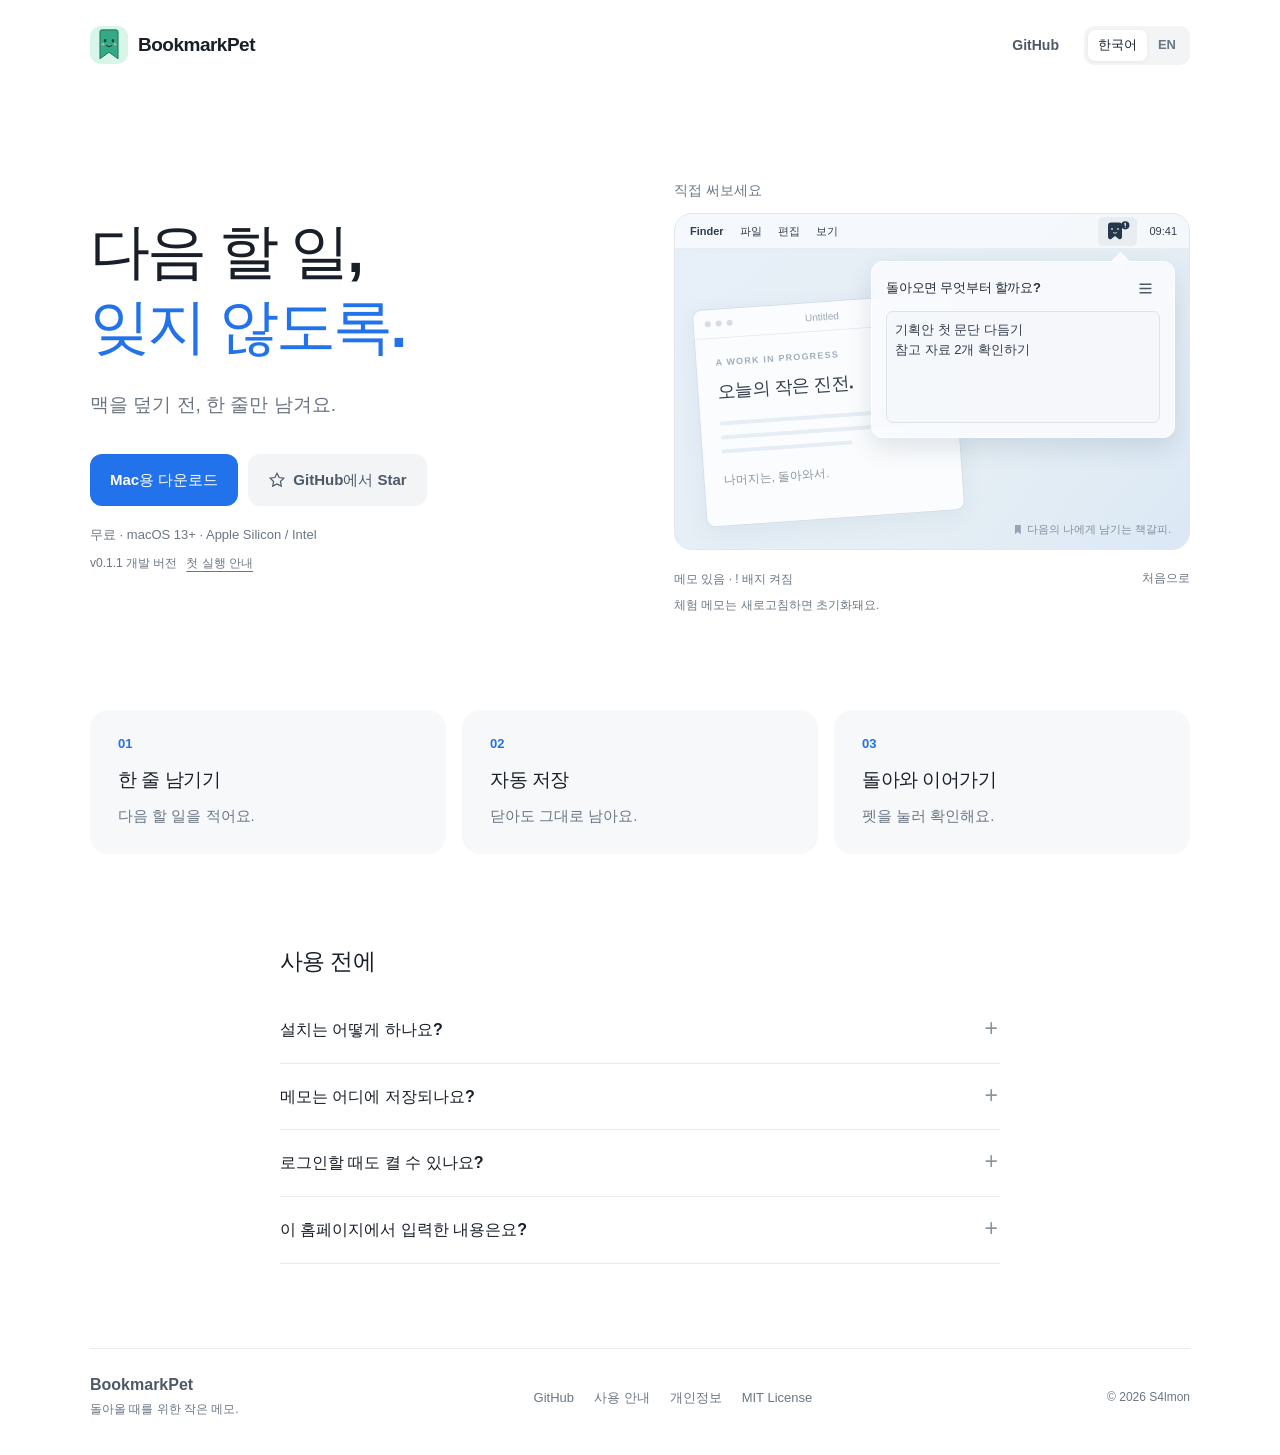
<file: docs/index.html>
<!doctype html>
<html lang="ko">
<head>
  <meta charset="utf-8">
  <meta name="viewport" content="width=device-width, initial-scale=1">
  <meta name="color-scheme" content="light">
  <title>BookmarkPet — 다음 할 일을 잊지 않도록</title>
  <meta name="description" content="맥을 덮기 전, 한 줄만 남겨요. 다음 할 일을 기억하는 작은 macOS 메뉴바 앱. 무료·오픈소스.">
  <meta name="theme-color" content="#ffffff">
  <meta property="og:type" content="website">
  <meta property="og:title" content="BookmarkPet — 다음 할 일을 잊지 않도록">
  <meta property="og:description" content="맥을 덮기 전, 한 줄만 남겨요. 작은 macOS 메뉴바 메모 앱.">
  <meta property="og:url" content="https://s4lmon-sh.github.io/BookmarkPet/">
  <meta property="og:locale" content="ko_KR">
  <link rel="canonical" href="https://s4lmon-sh.github.io/BookmarkPet/">
  <link rel="alternate" hreflang="ko" href="https://s4lmon-sh.github.io/BookmarkPet/">
  <link rel="alternate" hreflang="en" href="https://s4lmon-sh.github.io/BookmarkPet/en/">
  <link rel="icon" type="image/svg+xml" href="assets/bookmarkpet.svg">
  <link rel="stylesheet" href="assets/styles.css">
  <script src="assets/app.js" defer></script>
</head>
<body>
  <a class="skip-link" href="#main" data-copy="skip">본문으로 건너뛰기</a>
  <header class="site-header wrap">
    <a class="brand" href="./" aria-label="BookmarkPet home">
      <img src="assets/bookmarkpet.svg" width="38" height="38" alt="">
      <span>BookmarkPet</span>
    </a>
    <nav aria-label="Main navigation">
      <a class="nav-source" href="https://github.com/S4lmon-SH/BookmarkPet" target="_blank" rel="noopener noreferrer">GitHub</a>
      <div class="language-switch" aria-label="Language">
        <a href="./" lang="ko" aria-current="page" data-language="ko">한국어</a>
        <a href="en/" lang="en" data-language="en">EN</a>
      </div>
    </nav>
  </header>

  <main id="main">
    <section class="hero wrap" aria-labelledby="hero-title">
      <div class="hero-copy">
        <h1 id="hero-title"><span data-copy="hero1">다음 할 일,</span><br><span class="accent-text" data-copy="hero2">잊지 않도록.</span></h1>
        <p class="hero-description" data-copy="heroDescription">맥을 덮기 전, 한 줄만 남겨요.</p>
        <div class="hero-actions">
          <a class="button primary" href="https://github.com/S4lmon-SH/BookmarkPet/releases/download/v0.1.1/BookmarkPet-0.1.1-universal.zip" data-copy="download">Mac용 다운로드</a>
          <a class="button secondary" href="https://github.com/S4lmon-SH/BookmarkPet" target="_blank" rel="noopener noreferrer"><svg width="18" height="18" viewBox="0 0 24 24" fill="none" stroke="currentColor" stroke-width="1.6" aria-hidden="true"><path d="m12 3 2.8 5.7 6.3.9-4.5 4.4 1.1 6.2-5.7-3-5.7 3 1.1-6.2-4.5-4.4 6.3-.9Z"/></svg><span data-copy="star">GitHub에서 Star</span></a>
        </div>
        <p class="requirements" data-copy="requirements">무료 · macOS 13+ · Apple Silicon / Intel</p>
        <p class="preview-note"><span data-copy="previewNote">v0.1.1 개발 버전</span> <a href="#install" data-copy="installHelp" data-open-install>첫 실행 안내</a></p>
      </div>

      <div class="demo-column">
        <div class="demo-label"><span data-copy="tryLabel">직접 써보세요</span></div>
        <div class="mac-demo" id="mac-demo">
          <div class="mac-menubar">
            <div class="mac-menu-left" aria-hidden="true"><span class="finder-word">Finder</span><span>파일</span><span>편집</span><span>보기</span></div>
            <div class="mac-menu-right">
              <button class="pet-toggle has-note" id="pet-toggle" type="button" aria-label="메모 열기 또는 닫기" aria-expanded="true" aria-controls="demo-popover">
                <svg class="status-pet" width="27" height="20" viewBox="0 0 27 20" aria-hidden="true">
                  <defs>
                    <mask id="pet-face"><rect width="27" height="20" fill="white"/><g fill="black"><path d="M6 1 11 5.1 16 1Z"/><ellipse cx="8.025" cy="12.1" rx=".825" ry="1"/><ellipse cx="13.975" cy="12.1" rx=".825" ry="1"/><path d="M9.1 8.6C10 7.6 12 7.6 12.9 8.6" fill="none" stroke="black" stroke-width=".9"/></g></mask>
                    <mask id="badge-face"><rect width="27" height="20" fill="white"/><g transform="translate(0 20) scale(1 -1)" fill="black"><rect x="20.6" y="15" width="1.35" height="3.3" rx=".6"/><circle cx="21.275" cy="13.925" r=".625"/></g></mask>
                  </defs>
                  <g transform="translate(0 20) scale(1 -1)"><rect x="4" y="1.5" width="14" height="17" rx="3" fill="currentColor" mask="url(#pet-face)"/></g>
                  <g id="memo-badge" mask="url(#badge-face)"><circle cx="21.3" cy="4.3" r="4.1" fill="currentColor"/></g>
                </svg>
              </button>
              <span class="mac-clock" aria-hidden="true">09:41</span>
            </div>
          </div>
          <div class="desktop-paper" aria-hidden="true">
            <div class="paper-toolbar"><span></span><span></span><span></span><em>Untitled</em></div>
            <div class="paper-content"><p class="paper-kicker">A WORK IN PROGRESS</p><p class="paper-title" data-copy="paperTitle">오늘의 작은 진전.</p><span class="paper-line long"></span><span class="paper-line"></span><span class="paper-line short"></span><p class="paper-signoff" data-copy="paperSignoff">나머지는, 돌아와서.</p></div>
          </div>
          <div class="demo-popover" id="demo-popover" role="region" aria-labelledby="demo-prompt">
            <div class="popover-heading"><h2 id="demo-prompt">돌아오면 무엇부터 할까요?</h2><button id="settings-toggle" class="settings-toggle" type="button" aria-label="메모 및 설정" aria-expanded="false" aria-controls="demo-settings"><svg width="17" height="17" viewBox="0 0 20 20" stroke="currentColor" stroke-width="1.6" aria-hidden="true"><path d="M3 5h14M3 10h14M3 15h14"/></svg></button></div>
            <label class="visually-hidden" for="demo-note" data-copy="noteLabel">다음 할 일 메모 체험</label>
            <textarea id="demo-note" rows="4" spellcheck="false">기획안 첫 문단 다듬기
참고 자료 2개 확인하기</textarea>
            <div class="demo-settings" id="demo-settings" role="group" aria-label="메모 설정" hidden><button id="clear-note" type="button">메모 비우기</button><button id="undo-clear" type="button" disabled>되돌리기</button></div>
          </div>
          <div class="desktop-caption"><span class="caption-bookmark" aria-hidden="true"></span><span data-copy="desktopCaption">다음의 나에게 남기는 책갈피.</span></div>
        </div>
        <div class="demo-footer"><p id="demo-state" aria-live="polite">메모 있음 · ! 배지 켜짐</p><button id="reset-demo" type="button" data-copy="resetDemo">처음으로</button></div>
        <p class="demo-disclaimer" data-copy="demoDisclaimer">체험 메모는 새로고침하면 초기화돼요.</p>
        <noscript><p class="demo-disclaimer" data-copy="noScript">직접 체험하려면 JavaScript를 켜주세요.</p></noscript>
      </div>
    </section>

    <section class="how-section wrap" id="how" aria-labelledby="how-title">
      <h2 id="how-title" class="visually-hidden" data-copy="howTitle">사용 방법</h2>
      <ol class="steps">
        <li><span class="step-number" aria-hidden="true">01</span><h3 data-copy="step1Title">한 줄 남기기</h3><p data-copy="step1Body">다음 할 일을 적어요.</p></li>
        <li><span class="step-number" aria-hidden="true">02</span><h3 data-copy="step2Title">자동 저장</h3><p data-copy="step2Body">닫아도 그대로 남아요.</p></li>
        <li><span class="step-number" aria-hidden="true">03</span><h3 data-copy="step3Title">돌아와 이어가기</h3><p data-copy="step3Body">펫을 눌러 확인해요.</p></li>
      </ol>
    </section>

    <section class="faq-section wrap" aria-labelledby="faq-title">
      <h2 id="faq-title" data-copy="faqTitle">사용 전에</h2>
      <div class="faq-list">
        <details id="install"><summary data-copy="installQuestion">설치는 어떻게 하나요?</summary><div class="faq-answer"><ol><li data-copy="install1">ZIP 파일을 내려받아 압축을 풀어요.</li><li data-copy="install2">BookmarkPet.app을 응용 프로그램 폴더로 옮기고 실행해요.</li><li data-copy="install3">메뉴바에서 책갈피 펫을 찾아 눌러요.</li></ol><p data-copy="installWarning">현재는 Apple 공증과 Developer ID 서명이 없는 개발 버전이에요. macOS가 차단하면 다운로드를 신뢰하는 경우에 한해 시스템 설정 → 개인정보 보호 및 보안 → 그래도 열기를 확인해주세요. 관리되는 Mac에서는 허용되지 않을 수 있어요.</p><p><a href="https://support.apple.com/ko-kr/102445" data-apple-link data-copy="appleHelp">Apple의 첫 실행 안내</a><span class="link-divider" aria-hidden="true">·</span><a href="https://github.com/S4lmon-SH/BookmarkPet/blob/main/README.ko.md#소스에서-빌드하기" data-readme-link data-copy="buildYourself">직접 빌드하기</a></p></div></details>
        <details><summary data-copy="storageQuestion">메모는 어디에 저장되나요?</summary><div class="faq-answer"><p data-copy="storageBody">내 Mac에 일반 텍스트 파일로 저장해요. 계정이나 클라우드 전송은 없어요. 파일 자체는 암호화하지 않으며 앱을 삭제해도 남아 있어요.</p><code class="storage-path">~/Library/Application Support/BookmarkPet/memo.txt</code><p data-copy="undoBody">☰ 메뉴에서 비우기와 되돌리기를 할 수 있어요. 되돌리기는 다음 입력이나 앱 종료 전까지 가능해요.</p></div></details>
        <details><summary data-copy="loginQuestion">로그인할 때도 켤 수 있나요?</summary><div class="faq-answer"><p data-copy="loginBody">앱을 응용 프로그램 폴더에 둔 뒤 ☰ → 로그인 시 실행을 켜주세요. 시스템 승인이 필요하면 메뉴에 안내가 나타나요.</p><p data-copy="loginLimitation">실제 재로그인·재부팅, Intel Mac·macOS 13에서의 실행은 아직 직접 검증하지 않았어요.</p><p><a href="https://github.com/S4lmon-SH/BookmarkPet/blob/main/docs/VERIFICATION.md" data-copy="verification">검증 결과</a></p></div></details>
        <details id="site-privacy"><summary data-copy="websitePrivacyQuestion">이 홈페이지에서 입력한 내용은요?</summary><div class="faq-answer"><p data-copy="websitePrivacyBody">체험 메모는 현재 페이지의 메모리에만 있어요. 서버로 보내거나 브라우저에 저장하지 않아요. 새로고침·언어 전환 시 초기화돼요. 별도의 분석·광고 도구도 사용하지 않아요.</p><p><span data-copy="hostingPrivacy">호스팅 서비스인 GitHub Pages는 보안 목적으로 방문 IP를 기록할 수 있어요.</span> <a href="https://docs.github.com/en/pages/getting-started-with-github-pages/what-is-github-pages#data-collection" data-copy="hostingPolicy">자세히</a></p></div></details>
      </div>
    </section>
  </main>
  <footer class="site-footer wrap"><div><a class="footer-brand" href="./">BookmarkPet</a><p class="footer-tagline" data-copy="footerTagline">돌아올 때를 위한 작은 메모.</p></div><div class="footer-links"><a href="https://github.com/S4lmon-SH/BookmarkPet" target="_blank" rel="noopener noreferrer">GitHub</a><a href="https://github.com/S4lmon-SH/BookmarkPet/blob/main/README.ko.md" data-readme-link data-copy="readme">사용 안내</a><a href="#site-privacy" data-open-privacy data-copy="privacy">개인정보</a><a href="https://github.com/S4lmon-SH/BookmarkPet/blob/main/LICENSE">MIT License</a></div><p class="footer-credit">© 2026 <a href="https://github.com/S4lmon-SH">S4lmon</a></p></footer>
</body>
</html>
</file>
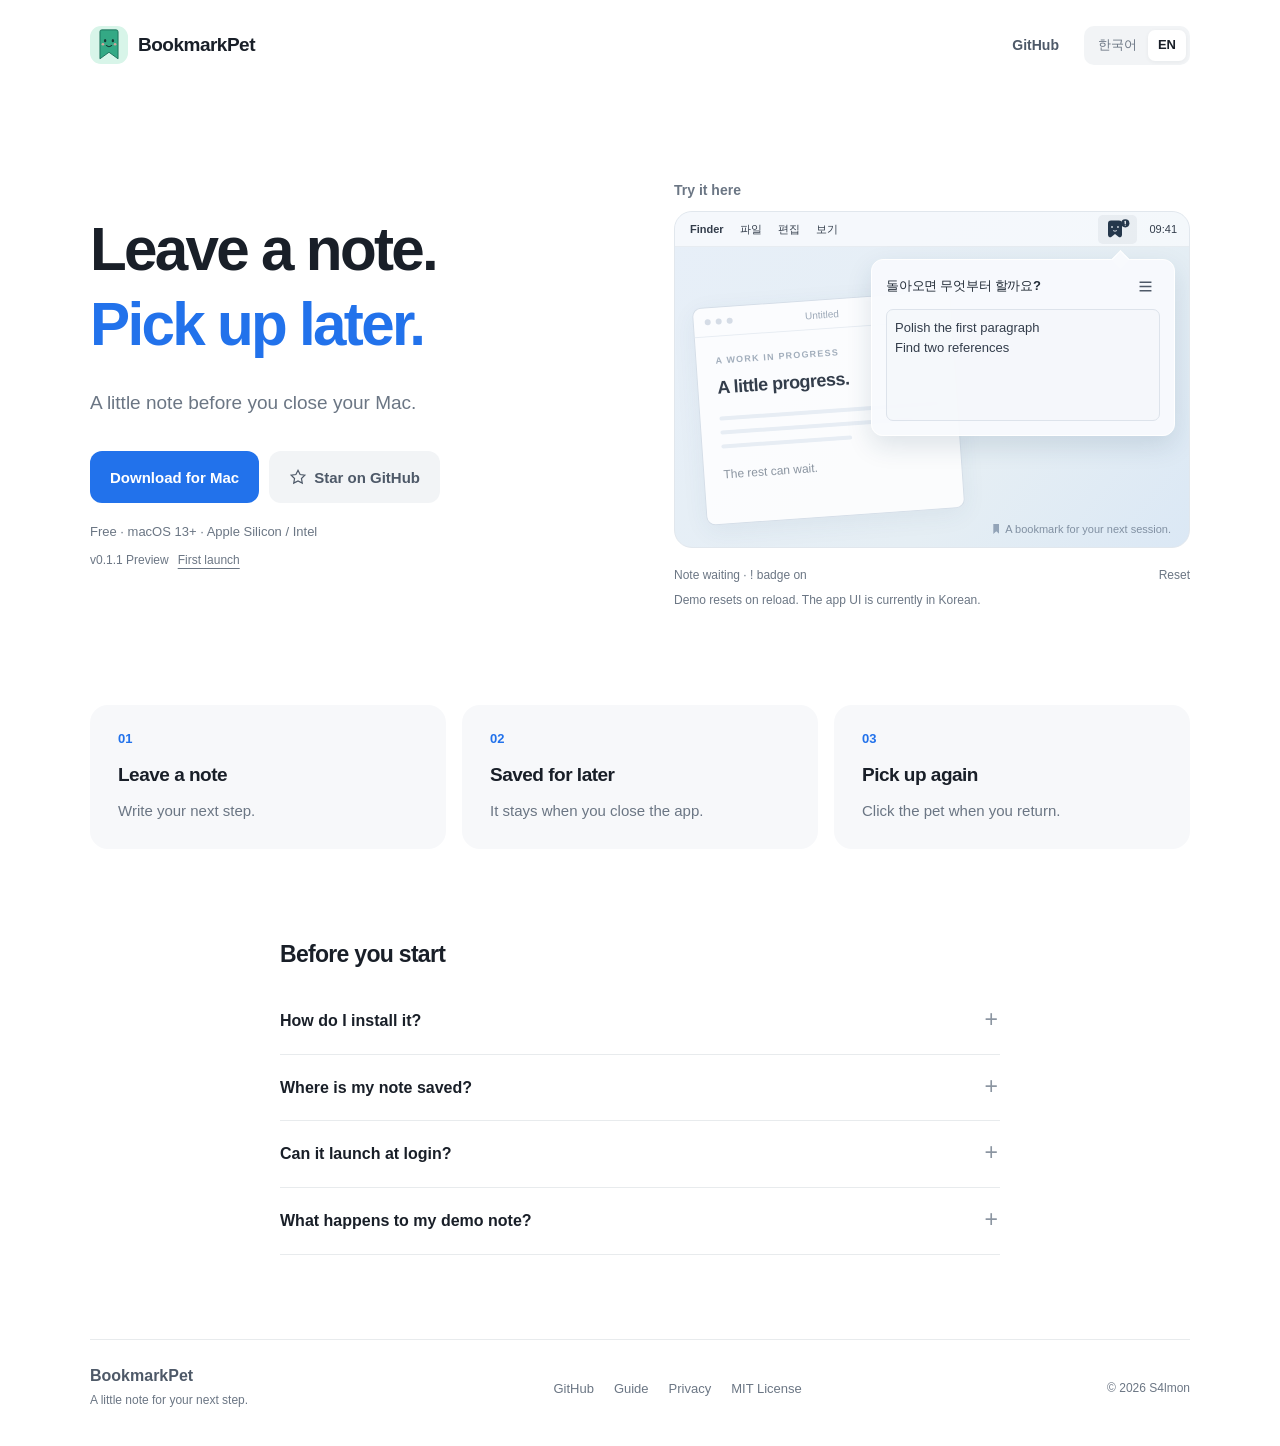
<file: docs/en/index.html>
<!doctype html>
<html lang="en">
<head>
  <meta charset="utf-8">
  <meta name="viewport" content="width=device-width, initial-scale=1">
  <meta name="color-scheme" content="light">
  <title>BookmarkPet — A little note for your next step</title>
  <meta name="description" content="Leave a note before you close your Mac. A tiny macOS menu bar companion that remembers your next step. Free and open source.">
  <meta name="theme-color" content="#ffffff">
  <meta property="og:type" content="website">
  <meta property="og:title" content="BookmarkPet — A little note for your next step">
  <meta property="og:description" content="Leave a note before you close your Mac. A tiny macOS menu bar companion that remembers your next step. Free and open source.">
  <meta property="og:url" content="https://s4lmon-sh.github.io/BookmarkPet/en/">
  <meta property="og:locale" content="en_US">
  <link rel="canonical" href="https://s4lmon-sh.github.io/BookmarkPet/en/">
  <link rel="alternate" hreflang="ko" href="https://s4lmon-sh.github.io/BookmarkPet/">
  <link rel="alternate" hreflang="en" href="https://s4lmon-sh.github.io/BookmarkPet/en/">
  <link rel="icon" type="image/svg+xml" href="../assets/bookmarkpet.svg">
  <link rel="stylesheet" href="../assets/styles.css">
  <script src="../assets/app.js" defer></script>
</head>
<body>
  <a class="skip-link" href="#main" data-copy="skip">Skip to content</a>
  <header class="site-header wrap">
    <a class="brand" href="./" aria-label="BookmarkPet home">
      <img src="../assets/bookmarkpet.svg" width="38" height="38" alt="">
      <span>BookmarkPet</span>
    </a>
    <nav aria-label="Main navigation">
      <a class="nav-source" href="https://github.com/S4lmon-SH/BookmarkPet" target="_blank" rel="noopener noreferrer">GitHub</a>
      <div class="language-switch" aria-label="Language">
        <a href="../" lang="ko" data-language="ko">한국어</a>
        <a href="./" lang="en" aria-current="page" data-language="en">EN</a>
      </div>
    </nav>
  </header>

  <main id="main">
    <section class="hero wrap" aria-labelledby="hero-title">
      <div class="hero-copy">
        <h1 id="hero-title"><span data-copy="hero1">Leave a note.</span><br><span class="accent-text" data-copy="hero2">Pick up later.</span></h1>
        <p class="hero-description" data-copy="heroDescription">A little note before you close your Mac.</p>
        <div class="hero-actions">
          <a class="button primary" href="https://github.com/S4lmon-SH/BookmarkPet/releases/download/v0.1.1/BookmarkPet-0.1.1-universal.zip" data-copy="download">Download for Mac</a>
          <a class="button secondary" href="https://github.com/S4lmon-SH/BookmarkPet" target="_blank" rel="noopener noreferrer"><svg width="18" height="18" viewBox="0 0 24 24" fill="none" stroke="currentColor" stroke-width="1.6" aria-hidden="true"><path d="m12 3 2.8 5.7 6.3.9-4.5 4.4 1.1 6.2-5.7-3-5.7 3 1.1-6.2-4.5-4.4 6.3-.9Z"/></svg><span data-copy="star">Star on GitHub</span></a>
        </div>
        <p class="requirements" data-copy="requirements">Free · macOS 13+ · Apple Silicon / Intel</p>
        <p class="preview-note"><span data-copy="previewNote">v0.1.1 Preview</span> <a href="#install" data-copy="installHelp" data-open-install>First launch</a></p>
      </div>

      <div class="demo-column">
        <div class="demo-label"><span data-copy="tryLabel">Try it here</span></div>
        <div class="mac-demo" id="mac-demo">
          <div class="mac-menubar">
            <div class="mac-menu-left" aria-hidden="true"><span class="finder-word">Finder</span><span>파일</span><span>편집</span><span>보기</span></div>
            <div class="mac-menu-right">
              <button class="pet-toggle has-note" id="pet-toggle" type="button" aria-label="메모 열기 또는 닫기" aria-expanded="true" aria-controls="demo-popover">
                <svg class="status-pet" width="27" height="20" viewBox="0 0 27 20" aria-hidden="true">
                  <defs>
                    <mask id="pet-face"><rect width="27" height="20" fill="white"/><g fill="black"><path d="M6 1 11 5.1 16 1Z"/><ellipse cx="8.025" cy="12.1" rx=".825" ry="1"/><ellipse cx="13.975" cy="12.1" rx=".825" ry="1"/><path d="M9.1 8.6C10 7.6 12 7.6 12.9 8.6" fill="none" stroke="black" stroke-width=".9"/></g></mask>
                    <mask id="badge-face"><rect width="27" height="20" fill="white"/><g transform="translate(0 20) scale(1 -1)" fill="black"><rect x="20.6" y="15" width="1.35" height="3.3" rx=".6"/><circle cx="21.275" cy="13.925" r=".625"/></g></mask>
                  </defs>
                  <g transform="translate(0 20) scale(1 -1)"><rect x="4" y="1.5" width="14" height="17" rx="3" fill="currentColor" mask="url(#pet-face)"/></g>
                  <g id="memo-badge" mask="url(#badge-face)"><circle cx="21.3" cy="4.3" r="4.1" fill="currentColor"/></g>
                </svg>
              </button>
              <span class="mac-clock" aria-hidden="true">09:41</span>
            </div>
          </div>
          <div class="desktop-paper" aria-hidden="true">
            <div class="paper-toolbar"><span></span><span></span><span></span><em>Untitled</em></div>
            <div class="paper-content"><p class="paper-kicker">A WORK IN PROGRESS</p><p class="paper-title" data-copy="paperTitle">A little progress.</p><span class="paper-line long"></span><span class="paper-line"></span><span class="paper-line short"></span><p class="paper-signoff" data-copy="paperSignoff">The rest can wait.</p></div>
          </div>
          <div class="demo-popover" id="demo-popover" role="region" aria-labelledby="demo-prompt">
            <div class="popover-heading"><h2 id="demo-prompt">돌아오면 무엇부터 할까요?</h2><button id="settings-toggle" class="settings-toggle" type="button" aria-label="메모 및 설정" aria-expanded="false" aria-controls="demo-settings"><svg width="17" height="17" viewBox="0 0 20 20" stroke="currentColor" stroke-width="1.6" aria-hidden="true"><path d="M3 5h14M3 10h14M3 15h14"/></svg></button></div>
            <label class="visually-hidden" for="demo-note" data-copy="noteLabel">Try writing your next step</label>
            <textarea id="demo-note" rows="4" spellcheck="false">Polish the first paragraph
Find two references</textarea>
            <div class="demo-settings" id="demo-settings" role="group" aria-label="메모 설정" hidden><button id="clear-note" type="button">메모 비우기</button><button id="undo-clear" type="button" disabled>되돌리기</button></div>
          </div>
          <div class="desktop-caption"><span class="caption-bookmark" aria-hidden="true"></span><span data-copy="desktopCaption">A bookmark for your next session.</span></div>
        </div>
        <div class="demo-footer"><p id="demo-state" aria-live="polite">Note waiting · ! badge on</p><button id="reset-demo" type="button" data-copy="resetDemo">Reset</button></div>
        <p class="demo-disclaimer" data-copy="demoDisclaimer">Demo resets on reload. The app UI is currently in Korean.</p>
        <noscript><p class="demo-disclaimer" data-copy="noScript">Enable JavaScript to try the demo.</p></noscript>
      </div>
    </section>

    <section class="how-section wrap" id="how" aria-labelledby="how-title">
      <h2 id="how-title" class="visually-hidden" data-copy="howTitle">How it works</h2>
      <ol class="steps">
        <li><span class="step-number" aria-hidden="true">01</span><h3 data-copy="step1Title">Leave a note</h3><p data-copy="step1Body">Write your next step.</p></li>
        <li><span class="step-number" aria-hidden="true">02</span><h3 data-copy="step2Title">Saved for later</h3><p data-copy="step2Body">It stays when you close the app.</p></li>
        <li><span class="step-number" aria-hidden="true">03</span><h3 data-copy="step3Title">Pick up again</h3><p data-copy="step3Body">Click the pet when you return.</p></li>
      </ol>
    </section>

    <section class="faq-section wrap" aria-labelledby="faq-title">
      <h2 id="faq-title" data-copy="faqTitle">Before you start</h2>
      <div class="faq-list">
        <details id="install"><summary data-copy="installQuestion">How do I install it?</summary><div class="faq-answer"><ol><li data-copy="install1">Download and unzip the archive.</li><li data-copy="install2">Move BookmarkPet.app into your Applications folder and open it.</li><li data-copy="install3">Find the bookmark pet in your menu bar and click it.</li></ol><p data-copy="installWarning">This preview has no Developer ID signature or Apple notarization. macOS may block it. If you trust the download, try opening it once, then check System Settings → Privacy &amp; Security → Open Anyway. Managed Macs may not allow this.</p><p><a href="https://support.apple.com/en-us/102445" data-apple-link data-copy="appleHelp">Apple’s first-launch instructions</a><span class="link-divider" aria-hidden="true">·</span><a href="https://github.com/S4lmon-SH/BookmarkPet/blob/main/README.md#build-from-source" data-readme-link data-copy="buildYourself">Build from source</a></p></div></details>
        <details><summary data-copy="storageQuestion">Where is my note saved?</summary><div class="faq-answer"><p data-copy="storageBody">In a plain text file on your Mac. No account or cloud transfer. The file is not encrypted by BookmarkPet and remains after you delete the app.</p><code class="storage-path">~/Library/Application Support/BookmarkPet/memo.txt</code><p data-copy="undoBody">Use the ☰ menu to clear the note or undo the latest clear. Clear undo is available until your next edit or app exit.</p></div></details>
        <details><summary data-copy="loginQuestion">Can it launch at login?</summary><div class="faq-answer"><p data-copy="loginBody">Keep the app in your Applications folder, then turn on 로그인 시 실행 (Launch at login) in the ☰ menu. The menu explains when system approval is needed.</p><p data-copy="loginLimitation">Actual reboot/login, Intel Mac, and macOS 13 execution have not yet been verified.</p><p><a href="https://github.com/S4lmon-SH/BookmarkPet/blob/main/docs/VERIFICATION.md" data-copy="verification">Verification results</a></p></div></details>
        <details id="site-privacy"><summary data-copy="websitePrivacyQuestion">What happens to my demo note?</summary><div class="faq-answer"><p data-copy="websitePrivacyBody">It stays only in this page’s memory. It is not sent to a server or saved in browser storage. Reloading or switching languages resets it. This website uses no analytics or advertising tools.</p><p><span data-copy="hostingPrivacy">GitHub Pages, our hosting provider, may log visitor IP addresses for security.</span> <a href="https://docs.github.com/en/pages/getting-started-with-github-pages/what-is-github-pages#data-collection" data-copy="hostingPolicy">Learn more</a></p></div></details>
      </div>
    </section>
  </main>
  <footer class="site-footer wrap"><div><a class="footer-brand" href="./">BookmarkPet</a><p class="footer-tagline" data-copy="footerTagline">A little note for your next step.</p></div><div class="footer-links"><a href="https://github.com/S4lmon-SH/BookmarkPet" target="_blank" rel="noopener noreferrer">GitHub</a><a href="https://github.com/S4lmon-SH/BookmarkPet/blob/main/README.md" data-readme-link data-copy="readme">Guide</a><a href="#site-privacy" data-open-privacy data-copy="privacy">Privacy</a><a href="https://github.com/S4lmon-SH/BookmarkPet/blob/main/LICENSE">MIT License</a></div><p class="footer-credit">© 2026 <a href="https://github.com/S4lmon-SH">S4lmon</a></p></footer>
</body>
</html>
</file>
<file: docs/assets/styles.css>
:root{color-scheme:light;--bg:#fff;--surface:#f2f4f6;--ink:#191f28;--muted:#6b7684;--blue:#2272eb;--line:#e8ebed;--focus:#2272eb;font-family:-apple-system,BlinkMacSystemFont,"Segoe UI",sans-serif;font-synthesis:none}
*{box-sizing:border-box}html{scroll-behavior:smooth;scroll-padding-top:28px}body{margin:0;background:var(--bg);color:var(--ink);-webkit-font-smoothing:antialiased}button,textarea{font:inherit}button,a,textarea{-webkit-tap-highlight-color:transparent}a{color:inherit;text-underline-offset:4px}button{color:inherit;cursor:pointer}button:disabled{cursor:default}button:focus-visible,a:focus-visible,textarea:focus-visible,summary:focus-visible{outline:3px solid var(--focus);outline-offset:4px}button,a{touch-action:manipulation}svg{display:block;flex-shrink:0}img{max-width:100%;height:auto}[hidden]{display:none!important}.wrap{width:min(1100px,calc(100% - 80px));margin-inline:auto}.visually-hidden{position:absolute;width:1px;height:1px;padding:0;overflow:hidden;clip:rect(0,0,0,0);white-space:nowrap;border:0}.skip-link{position:fixed;top:12px;left:12px;z-index:100;padding:12px;border-radius:10px;background:var(--surface);transform:translateY(-160%)}.skip-link:focus{transform:none}
.site-header{display:flex;align-items:center;justify-content:space-between;min-height:90px;gap:20px}.brand{display:flex;align-items:center;gap:10px;text-decoration:none;font-size:19px;font-weight:720;letter-spacing:-.5px}.brand img{border-radius:11px}.site-header nav{display:flex;align-items:center;gap:25px;font-size:14px;font-weight:550}.nav-source{color:#4e5968;text-decoration:none}.nav-source:hover{color:var(--blue)}.language-switch{display:flex;padding:4px;border-radius:10px;gap:1px;background:var(--surface)}.language-switch a{display:inline-flex;align-items:center;justify-content:center;min-height:31px;padding:5px 10px;border-radius:7px;text-decoration:none;line-height:1.2;font-size:13px;color:var(--muted)}.language-switch [aria-current=page]{background:#fff;color:var(--ink);box-shadow:0 1px 4px #191f280d}
.hero{display:grid;grid-template-columns:1fr 1fr;align-items:center;gap:68px;padding-block:92px 95px}.hero-copy{padding-bottom:10px}h1{font-size:clamp(43px,4.7vw,64px);line-height:1.25;letter-spacing:-2.7px;font-weight:720;margin:0 0 25px;word-break:keep-all}.accent-text{color:var(--blue)}.hero-description{font-size:19px;line-height:1.7;color:var(--muted);margin:0 0 32px;word-break:keep-all}.hero-actions{display:flex;align-items:center;gap:10px;flex-wrap:wrap}.button{display:inline-flex;align-items:center;justify-content:center;gap:7px;min-height:52px;padding:14px 20px;border:0;border-radius:12px;text-decoration:none;font-size:15px;line-height:1.4;font-weight:620;transition:background .16s}.primary{background:var(--blue);color:#fff}.primary:hover{background:#1c64d4}.secondary{background:var(--surface);color:#4e5968}.secondary:hover{background:#e8ebed}.requirements{font-size:13px;color:var(--muted);line-height:1.7;margin:18px 0 0}.preview-note{display:flex;gap:9px;flex-wrap:wrap;font-size:12px;color:var(--muted);line-height:1.7;margin:7px 0 0}.preview-note a{white-space:nowrap}.demo-column{min-width:0}.demo-label{font-size:14px;font-weight:550;margin-bottom:13px;color:var(--muted)}
.mac-demo{position:relative;isolation:isolate;height:337px;overflow:hidden;border:1px solid #e1e7ed;border-radius:18px;background:linear-gradient(130deg,#e7eff8,#e5eef4 65%,#dbe8f5);color:#333d4b}.mac-menubar{height:35px;display:flex;align-items:center;justify-content:space-between;padding-inline:15px 12px;background:#f7fafddd;border-bottom:1px solid #1a3c5910;position:relative;z-index:3}.mac-menu-left{display:flex;align-items:center;gap:16px;font-size:11px}.finder-word{font-weight:650}.mac-menu-right{display:flex;gap:12px;align-items:center;font-size:11px}.pet-toggle{height:29px;width:39px;display:grid;place-items:center;padding:0;border:0;border-radius:5px;background:none;color:#25374b}.pet-toggle:hover,.pet-toggle[aria-expanded=true]{background:#2e425b10}.mac-clock{font-variant-numeric:tabular-nums}.status-pet{overflow:visible}.has-note #memo-badge{animation:badge-arrive .18s ease-out}.desktop-paper{position:absolute;left:24px;bottom:30px;width:259px;max-width:70%;height:218px;border:1px solid #d5dee8;border-radius:9px;background:#ffffffd9;box-shadow:0 6px 24px #324d6810;transform:rotate(-4deg)}.paper-toolbar{display:flex;align-items:center;gap:5px;height:29px;padding:0 11px;border-bottom:1px solid #e8edf3}.paper-toolbar span{height:6px;width:6px;border-radius:50%;background:#d5dce6}.paper-toolbar em{position:absolute;left:0;right:0;text-align:center;font-style:normal;font-size:10px;color:#9ca8b7}.paper-content{padding:19px}.paper-kicker{margin:0 0 12px;color:#a2aebc;font-size:9px;font-weight:600;letter-spacing:1.2px}.paper-title{margin:0 0 18px;font-size:18px;letter-spacing:-.5px;font-weight:650}.paper-line{display:block;width:88%;height:4px;border-radius:2px;background:#e7edf4;margin:10px 0}.paper-line.long{width:100%}.paper-line.short{width:60%}.paper-signoff{font-size:12px;color:#8b95a1;margin-top:19px}.desktop-caption{position:absolute;bottom:12px;right:18px;display:flex;gap:6px;align-items:center;font-size:11px;color:#8190a2}.caption-bookmark{width:6px;height:10px;display:inline-block;background:#93a4b8;clip-path:polygon(0 0,100% 0,100% 100%,50% 73%,0 100%)}
.demo-popover{position:absolute;right:14px;top:47px;z-index:5;width:304px;max-width:calc(100% - 28px);padding:14px;border:1px solid #fff;border-radius:12px;background:#f8fafdf7;box-shadow:0 10px 26px #1b3b5b21;animation:popover-arrive .16s ease-out}.demo-popover::before{content:"";position:absolute;right:47px;top:-7px;width:12px;height:12px;transform:rotate(45deg);background:#f8fafd;border-left:1px solid #fff;border-top:1px solid #fff}.popover-heading{display:flex;align-items:center;justify-content:space-between;gap:8px;margin-bottom:10px}.popover-heading h2{font-size:13px;font-weight:600;line-height:1.4;margin:0;color:#202a35;letter-spacing:-.25px}.settings-toggle{display:grid;place-items:center;min-width:25px;min-height:25px;border:0;border-radius:5px;background:transparent;color:#4e5968}.settings-toggle:hover,.settings-toggle[aria-expanded=true]{background:#1f3b5910}#demo-note{display:block;width:100%;height:112px;padding:8px;border:1px solid #dde3eb;border-radius:7px;background:#eef2f64d;color:#333d4b;font-size:13px;line-height:1.5;resize:none;overflow:auto;caret-color:#3182f6}#demo-note:focus{outline:2px solid #3182f645;outline-offset:0}.demo-settings{position:absolute;right:13px;top:43px;z-index:7;width:154px;padding:5px;background:#fcfdfff5;border:1px solid #d7e0eb;border-radius:7px;box-shadow:0 8px 20px #1d354c21}.demo-settings button{display:block;width:100%;padding:8px 10px;border:0;border-radius:4px;text-align:left;background:transparent;font-size:12px;color:#333d4b}.demo-settings button:not(:disabled):hover{color:#fff;background:#3182f6}.demo-settings button:disabled{color:#a7b0bc}.demo-footer{display:flex;align-items:center;justify-content:space-between;gap:12px;margin-top:13px;font-size:12px;color:var(--muted)}.demo-footer p{margin:0;line-height:1.5}.demo-footer button{border:0;background:none;padding:7px 0;font-size:12px;color:var(--muted)}.demo-footer button:hover{color:var(--blue)}.demo-disclaimer{font-size:12px;line-height:1.6;margin:2px 0 0;color:var(--muted)}
.how-section{padding-block:0 78px}.steps{display:grid;grid-template-columns:repeat(3,1fr);gap:16px;list-style:none;padding:0;margin:0}.steps li{padding:26px 28px;background:#f7f8fa;border-radius:18px}.step-number{display:block;font-size:13px;font-weight:650;color:var(--blue);margin-bottom:16px}.steps h3{font-size:19px;letter-spacing:-.5px;font-weight:630;line-height:1.4;margin:0 0 9px;word-break:keep-all}.steps p{font-size:15px;line-height:1.7;color:var(--muted);margin:0;word-break:keep-all}
.faq-section{width:min(720px,calc(100% - 80px));padding-block:14px 84px}.faq-section>h2{font-size:23px;font-weight:650;letter-spacing:-.7px;margin:0 0 20px}.faq-list details{border-bottom:1px solid var(--line);padding-block:20px}.faq-list summary{position:relative;padding-right:30px;font-size:16px;font-weight:550;line-height:1.6;cursor:pointer;list-style:none;word-break:keep-all}.faq-list summary::-webkit-details-marker{display:none}.faq-list summary::after{content:"+";position:absolute;right:2px;top:-1px;font-size:23px;line-height:1.1;font-weight:350;color:#8b95a1}.faq-list details[open] summary::after{content:"−"}.faq-answer{font-size:14px;line-height:1.9;color:var(--muted);padding:11px 0 0}.faq-answer p{margin:10px 0;word-break:keep-all}.faq-answer ol{margin:8px 0 18px;padding-left:22px}.faq-answer li{padding:2px 0 2px 4px}.faq-answer a{color:#2272eb}.storage-path{display:block;overflow-wrap:anywhere;white-space:normal;font-size:12px;background:var(--surface);border-radius:8px;padding:12px 14px;line-height:1.7}.link-divider{padding-inline:10px}
.site-footer{display:flex;align-items:center;justify-content:space-between;gap:24px;flex-wrap:wrap;padding-block:27px 35px;border-top:1px solid var(--line);font-size:13px;color:var(--muted)}.site-footer a{text-decoration:none}.site-footer a:hover{text-decoration:underline}.site-footer p{margin:0;line-height:1.8}.footer-brand{font-size:16px;font-weight:700;color:#4e5968}.footer-tagline{padding-top:5px;font-size:12px}.footer-links{display:flex;gap:20px;flex-wrap:wrap;align-items:center}.footer-credit{font-size:12px}
@keyframes popover-arrive{from{opacity:0;transform:translateY(-3px)}to{opacity:1;transform:translateY(0)}}@keyframes badge-arrive{from{opacity:.4}to{opacity:1}}
@media(max-width:1000px){.hero{gap:35px;padding-block:74px 80px}h1{font-size:52px}.hero-description{font-size:18px}.button{font-size:14px;padding:13px 16px}.mac-menu-left{gap:11px}.steps li{padding:23px}.steps h3{font-size:18px}}
@media(max-width:800px){.wrap{width:min(520px,calc(100% - 40px))}.site-header{min-height:78px}.site-header nav{gap:16px}.brand{font-size:17px;gap:8px}.brand img{width:34px}.language-switch a{min-height:30px;font-size:12px;padding:5px 9px}.hero{grid-template-columns:1fr;gap:42px;padding-block:42px 47px}.hero-copy{padding:0}h1{font-size:clamp(44px,11vw,58px);letter-spacing:-2px;margin-bottom:18px}.hero-description{font-size:18px;margin-bottom:25px}.button{min-height:51px;font-size:14px;padding:14px 18px}.requirements{font-size:12px}.mac-demo{height:330px}.hero-actions{gap:9px}.how-section{padding-block:0 47px}.steps{gap:10px;grid-template-columns:1fr}.steps li{display:grid;grid-template-columns:29px 1fr;column-gap:14px;padding:20px 22px;align-items:center}.step-number{grid-row:1/3;margin:0;align-self:start;padding-top:4px}.steps h3{font-size:17px;margin:0 0 4px}.steps p{font-size:14px}.faq-section{padding-block:7px 52px}.faq-section>h2{font-size:22px;margin-bottom:13px}.faq-list details{padding-block:18px}.faq-list summary{font-size:15px}.site-footer{gap:20px;padding-block:23px 28px}.footer-links{gap:16px;font-size:12px}.footer-credit{width:100%}.footer-tagline{display:none}}
@media(max-width:380px){.wrap{width:calc(100% - 32px)}.nav-source{display:none}h1{font-size:43px}.hero-actions{gap:8px}.button{padding-inline:13px}.demo-popover{right:10px;max-width:calc(100% - 20px)}.mac-menu-left{gap:9px}.desktop-paper{left:16px}.steps li{padding:18px 20px}}
@media(prefers-reduced-motion:reduce){html{scroll-behavior:auto}*,*::before,*::after{animation:none!important;transition:none!important}}
</file>
